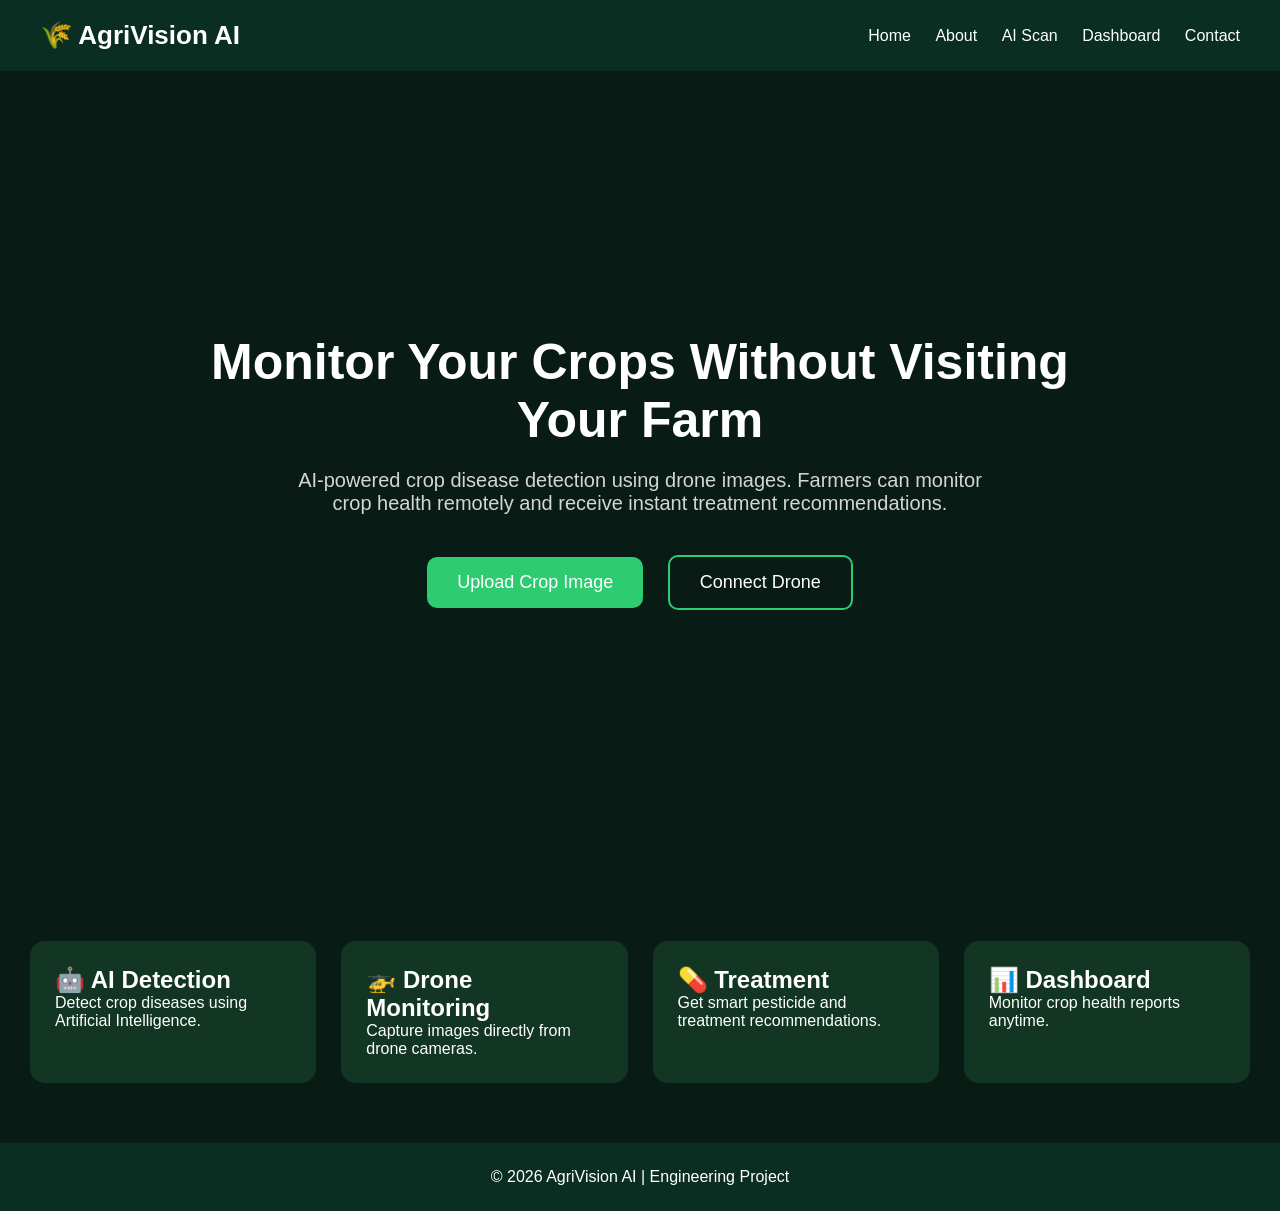
<file: website/index.html>
<!DOCTYPE html>
<html lang="en">
<head>
  <meta charset="UTF-8">
  <meta name="viewport" content="width=device-width, initial-scale=1.0">
  <title>AgriVision AI</title>
  <link rel="stylesheet" href="style.css">
</head>
<body>

<header>
  <div class="logo">🌾 AgriVision AI</div>

  <nav>
    <a href="index.html">Home</a>
    <a href="about.html">About</a>
    <a href="ai-scan.html">AI Scan</a>
    <a href="dashboard.html">Dashboard</a>
    <a href="contact.html">Contact</a>
</nav>
</header>

<section class="hero">
  <h1>Monitor Your Crops Without Visiting Your Farm</h1>

  <p>
    AI-powered crop disease detection using drone images.
    Farmers can monitor crop health remotely and receive instant treatment recommendations.
  </p>

  <div class="buttons">
    <button onclick="window.location.href='ai-scan.html'">
    Upload Crop Image
</button>

<button class="secondary" onclick="window.location.href='dashboard.html'">
    Connect Drone
</button>
  </div>
</section>

<section class="features">

  <div class="card">
    <h2>🤖 AI Detection</h2>
    <p>Detect crop diseases using Artificial Intelligence.</p>
  </div>

  <div class="card">
    <h2>🚁 Drone Monitoring</h2>
    <p>Capture images directly from drone cameras.</p>
  </div>

  <div class="card">
    <h2>💊 Treatment</h2>
    <p>Get smart pesticide and treatment recommendations.</p>
  </div>

  <div class="card">
    <h2>📊 Dashboard</h2>
    <p>Monitor crop health reports anytime.</p>
  </div>

</section>

<footer>
  © 2026 AgriVision AI | Engineering Project
</footer>

<script src="script.js"></script>

</body>
</html>
</file>
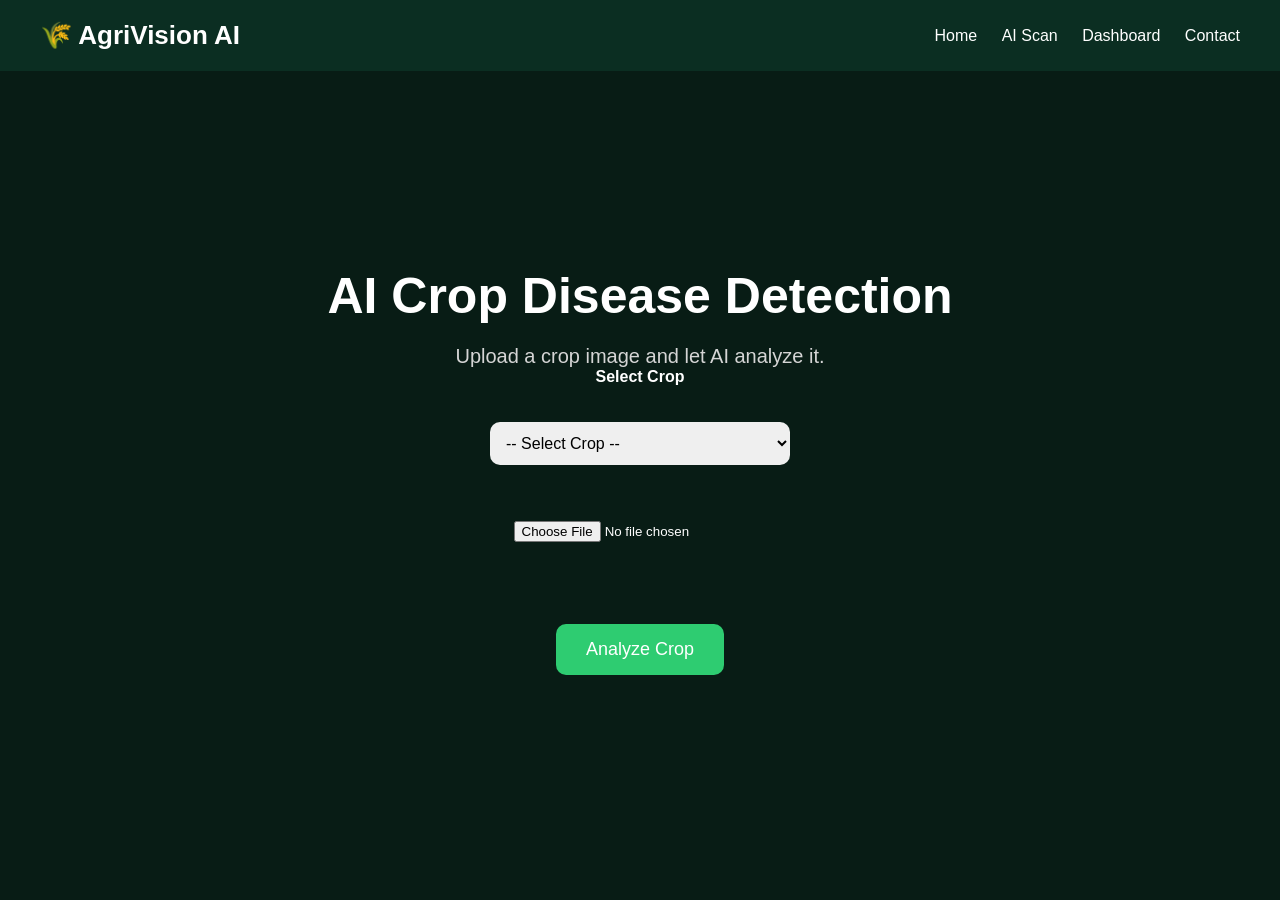
<file: website/ai-scan.html>
<!DOCTYPE html>
<html lang="en">
<head>
<meta charset="UTF-8">
<meta name="viewport" content="width=device-width, initial-scale=1.0">
<title>AI Scan | AgriVision AI</title>
<link rel="stylesheet" href="style.css">
</head>

<body>

<header>
<div class="logo">🌾 AgriVision AI</div>

<nav>
<a href="index.html">Home</a>
<a href="ai-scan.html">AI Scan</a>
<a href="#">Dashboard</a>
<a href="#">Contact</a>
</nav>
</header>

<section class="hero">

<h1>AI Crop Disease Detection</h1>

<p>
Upload a crop image and let AI analyze it.
</p>
<label for="cropSelect"><b>Select Crop</b></label><br><br>

<select id="cropSelect">
    <option value="">-- Select Crop --</option>
    <option value="Tomato">🍅 Tomato</option>
    <option value="Wheat">🌾 Wheat</option>
    <option value="Cotton">🌿 Cotton</option>
    <option value="Soybean">🌱 Soybean</option>
</select>

<br><br>
<input type="file" id="imageUpload" accept="image/*">

<br><br>

<img id="preview"
style="display:none;max-width:300px;border-radius:15px;">

<br><br>

<button id="analyzeBtn">
Analyze Crop
</button>

<div id="loading" style="display:none; margin-top:20px;">
    <h2>🤖 AI is analyzing your crop...</h2>
    <p>Please wait a few seconds...</p>
</div>

<div id="result" style="display:none;margin-top:30px;background:#123524;padding:20px;border-radius:15px;max-width:500px;">

<h2>AI Analysis Result</h2>

<p><b>Crop:</b> <span id="cropName"></span></p>

<p><b>Disease:</b> <span id="disease"></span></p>

<p><b>Confidence:</b> <span id="confidence"></span></p>

<p><b>Severity:</b> <span id="severityBadge"></span></p>

<p><b>Recommendation:</b> <span id="recommendation"></span></p>

</div>

</section>

<script src="script.js"></script>

</body>
</html>
</file>
<file: website/style.css>
*{
margin:0;
padding:0;
box-sizing:border-box;
font-family:Arial,sans-serif;
}

body{
background:#081c15;
color:white;
}

header{
display:flex;
justify-content:space-between;
align-items:center;
padding:20px 40px;
background:#0b2e22;
position:sticky;
top:0;
}

.logo{
font-size:26px;
font-weight:bold;
}

nav a{
color:white;
text-decoration:none;
margin-left:20px;
transition:.3s;
}

nav a:hover{
color:#53d769;
}

.hero{
height:90vh;
display:flex;
flex-direction:column;
justify-content:center;
align-items:center;
text-align:center;
padding:20px;
}

.hero h1{
font-size:50px;
max-width:900px;
}

.hero p{
margin-top:20px;
font-size:20px;
max-width:700px;
color:#d5d5d5;
}

.buttons{
margin-top:30px;
}

button{
padding:15px 30px;
border:none;
border-radius:10px;
background:#2ecc71;
color:white;
font-size:18px;
cursor:pointer;
margin:10px;
transition:.3s;
}

button:hover{
transform:scale(1.05);
}

.secondary{
background:transparent;
border:2px solid #2ecc71;
}

.features{
display:grid;
grid-template-columns:repeat(auto-fit,minmax(250px,1fr));
gap:25px;
padding:60px 30px;
}

.card{
background:#123524;
padding:25px;
border-radius:15px;
transition:.3s;
}

.card:hover{
transform:translateY(-10px);
}

footer{
text-align:center;
padding:25px;
background:#0b2e22;
}
select{
    width:300px;
    padding:12px;
    border-radius:10px;
    border:none;
    font-size:16px;
    margin-bottom:20px;
}
</file>
